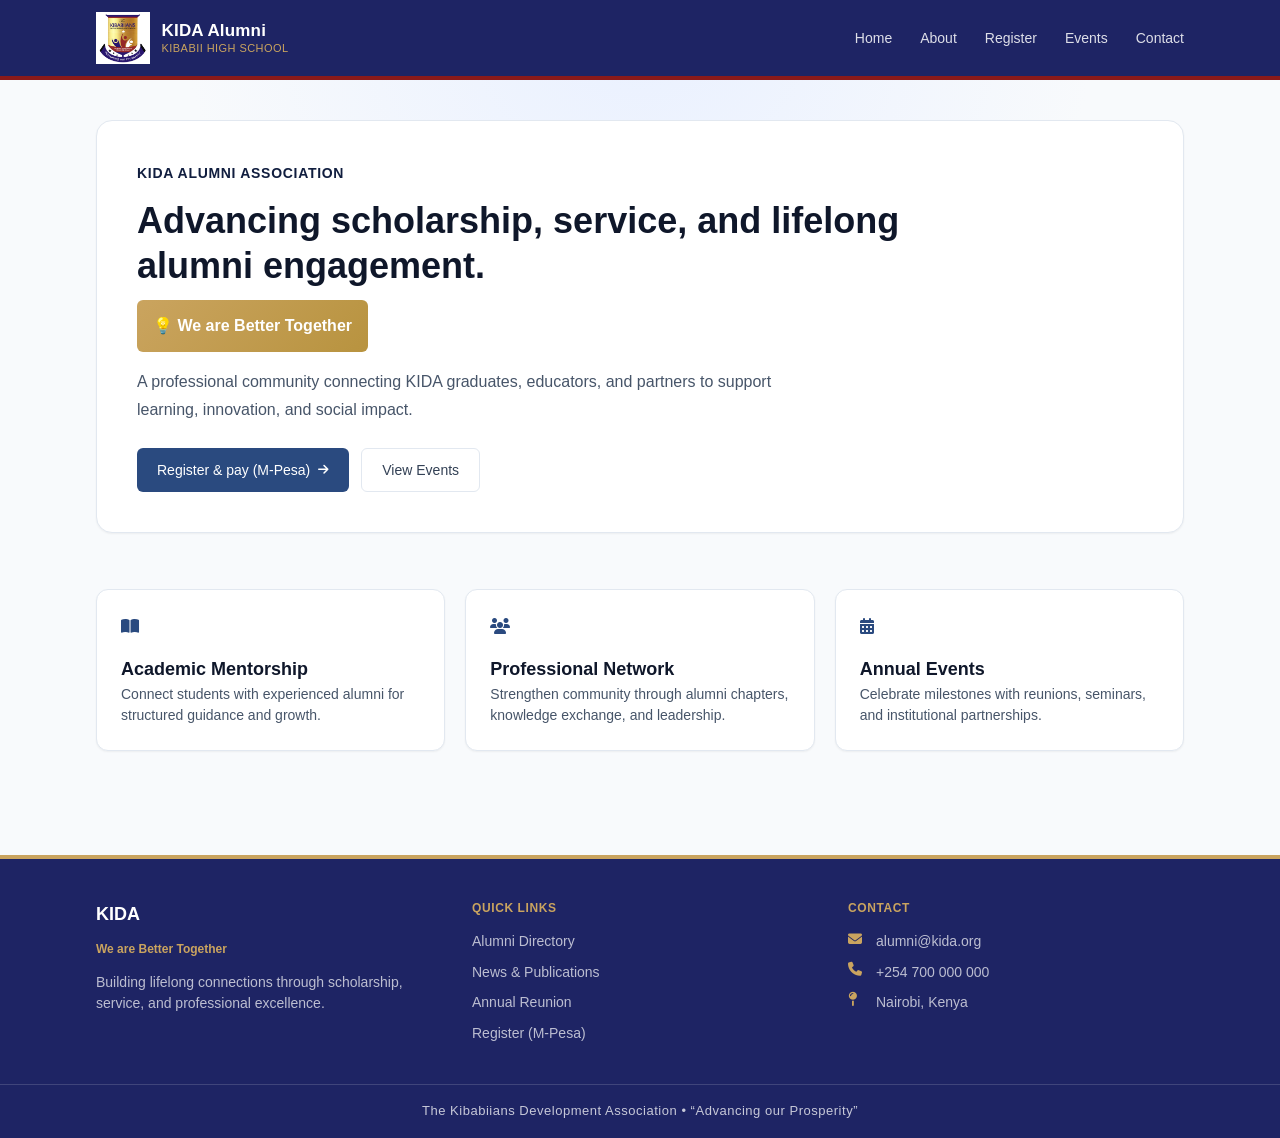
<file: index.html>
<!DOCTYPE html>
<html lang="en">
<head>
    <meta charset="UTF-8">
    <meta name="viewport" content="width=device-width, initial-scale=1.0">
    <title>KIDA Alumni - Professional Network for Graduates</title>
    <meta name="description" content="KIDA Alumni network website - Connecting graduates, educators, and partners for scholarship, leadership, and service.">
    <link rel="stylesheet" href="assets/styles.css">
    <link rel="stylesheet" href="https://cdnjs.cloudflare.com/ajax/libs/font-awesome/6.4.0/css/all.min.css">
</head>
<body>
    <div class="flex flex-col min-h-screen">
        <!-- HEADER / NAVBAR -->
        <header>
            <nav>
                <a href="index.html" class="logo">
                    <img src="assets/kida-logo.png" alt="KIDA Alumni">
                    <span class="logo-text">
                        <span class="logo-title">KIDA Alumni</span>
                        <span class="logo-subtitle">Kibabii High School</span>
                    </span>
                </a>
                
                <ul>
                    <li><a href="index.html">Home</a></li>
                    <li><a href="about.html">About</a></li>
                    <li><a href="register.html">Register</a></li>
                    <li><a href="events.html">Events</a></li>
                    <li><a href="contact.html">Contact</a></li>
                </ul>

                <button class="nav-mobile-menu" id="mobileMenuBtn" aria-label="Toggle menu">
                    <span style="width: 24px; height: 2px; background: currentColor;"></span>
                    <span style="width: 24px; height: 2px; background: currentColor;"></span>
                    <span style="width: 24px; height: 2px; background: currentColor;"></span>
                </button>
            </nav>

            <div class="mobile-menu" id="mobileMenu">
                <ul>
                    <li><a href="index.html">Home</a></li>
                    <li><a href="about.html">About</a></li>
                    <li><a href="register.html">Register</a></li>
                    <li><a href="events.html">Events</a></li>
                    <li><a href="contact.html">Contact</a></li>
                </ul>
            </div>
        </header>

        <!-- MAIN CONTENT -->
        <main class="flex-1">
            <!-- HERO SECTION -->
            <div class="space-y-14">
                <section class="card card-lg rounded-2xl">
                    <p class="text-sm font-semibold uppercase tracking-wider text-blue-900">KIDA Alumni Association</p>
                    <h1 class="mt-3 max-w-3xl leading-tight">
                        Advancing scholarship, service, and lifelong alumni engagement.
                    </h1>
                    <div style="margin-top: 12px; padding: 12px 16px; background: linear-gradient(135deg, var(--kida-gold) 0%, #b8933f 100%); border-radius: 6px; display: inline-block;">
                        <p style="font-size: 16px; font-weight: 700; color: var(--white); margin: 0;">💡 We are Better Together</p>
                    </div>
                    <p class="mt-4 max-w-2xl text-base leading-7">
                        A professional community connecting KIDA graduates, educators, and partners to support learning,
                        innovation, and social impact.
                    </p>
                    <div class="mt-6 flex flex-wrap gap-3">
                        <a href="register.html" class="btn btn-primary">
                            Register & pay (M-Pesa)
                            <i class="fas fa-arrow-right" style="font-size: 12px;"></i>
                        </a>
                        <a href="events.html" class="btn btn-secondary">
                            View Events
                        </a>
                    </div>
                </section>

                <!-- HIGHLIGHTS SECTION -->
                <section class="grid grid-cols-3">
                    <!-- Card 1 -->
                    <article class="card rounded-xl">
                        <i class="fas fa-book-open icon" style="color: var(--kida-navy);"></i>
                        <h2 class="mt-4 text-lg font-semibold">Academic Mentorship</h2>
                        <p class="mt-2 text-sm leading-6">
                            Connect students with experienced alumni for structured guidance and growth.
                        </p>
                    </article>

                    <!-- Card 2 -->
                    <article class="card rounded-xl">
                        <i class="fas fa-users icon" style="color: var(--kida-navy);"></i>
                        <h2 class="mt-4 text-lg font-semibold">Professional Network</h2>
                        <p class="mt-2 text-sm leading-6">
                            Strengthen community through alumni chapters, knowledge exchange, and leadership.
                        </p>
                    </article>

                    <!-- Card 3 -->
                    <article class="card rounded-xl">
                        <i class="fas fa-calendar-days icon" style="color: var(--kida-navy);"></i>
                        <h2 class="mt-4 text-lg font-semibold">Annual Events</h2>
                        <p class="mt-2 text-sm leading-6">
                            Celebrate milestones with reunions, seminars, and institutional partnerships.
                        </p>
                    </article>
                </section>
            </div>
        </main>

        <!-- FOOTER -->
        <footer>
            <div class="footer-content">
                <div>
                    <p style="font-size: 18px; font-weight: 700; color: var(--kida-navy); margin-bottom: 8px;">KIDA</p>
                    <p style="font-size: 12px; font-weight: 600; color: var(--kida-gold); margin-bottom: 12px;">We are Better Together</p>
                    <p class="max-w-sm text-sm leading-6">
                        Building lifelong connections through scholarship, service, and professional excellence.
                    </p>
                </div>

                <div>
                    <h4>Quick Links</h4>
                    <ul>
                        <li><a href="about.html">Alumni Directory</a></li>
                        <li><a href="events.html">News & Publications</a></li>
                        <li><a href="contact.html">Annual Reunion</a></li>
                        <li><a href="register.html">Register (M-Pesa)</a></li>
                    </ul>
                </div>

                <div>
                    <h4>Contact</h4>
                    <ul>
                        <li class="flex items-center gap-2">
                            <i class="fas fa-envelope icon" style="font-size: 14px;"></i>
                            alumni@kida.org
                        </li>
                        <li class="flex items-center gap-2">
                            <i class="fas fa-phone icon" style="font-size: 14px;"></i>
                            +254 700 000 000
                        </li>
                        <li class="flex items-center gap-2">
                            <i class="fas fa-map-pin icon" style="font-size: 14px;"></i>
                            Nairobi, Kenya
                        </li>
                    </ul>
                </div>
            </div>
            <div class="footer-bottom">
                The Kibabiians Development Association &bull; &ldquo;Advancing our Prosperity&rdquo;
            </div>
        </footer>
    </div>

    <script src="assets/script.js"></script>
</body>
</html>
</file>
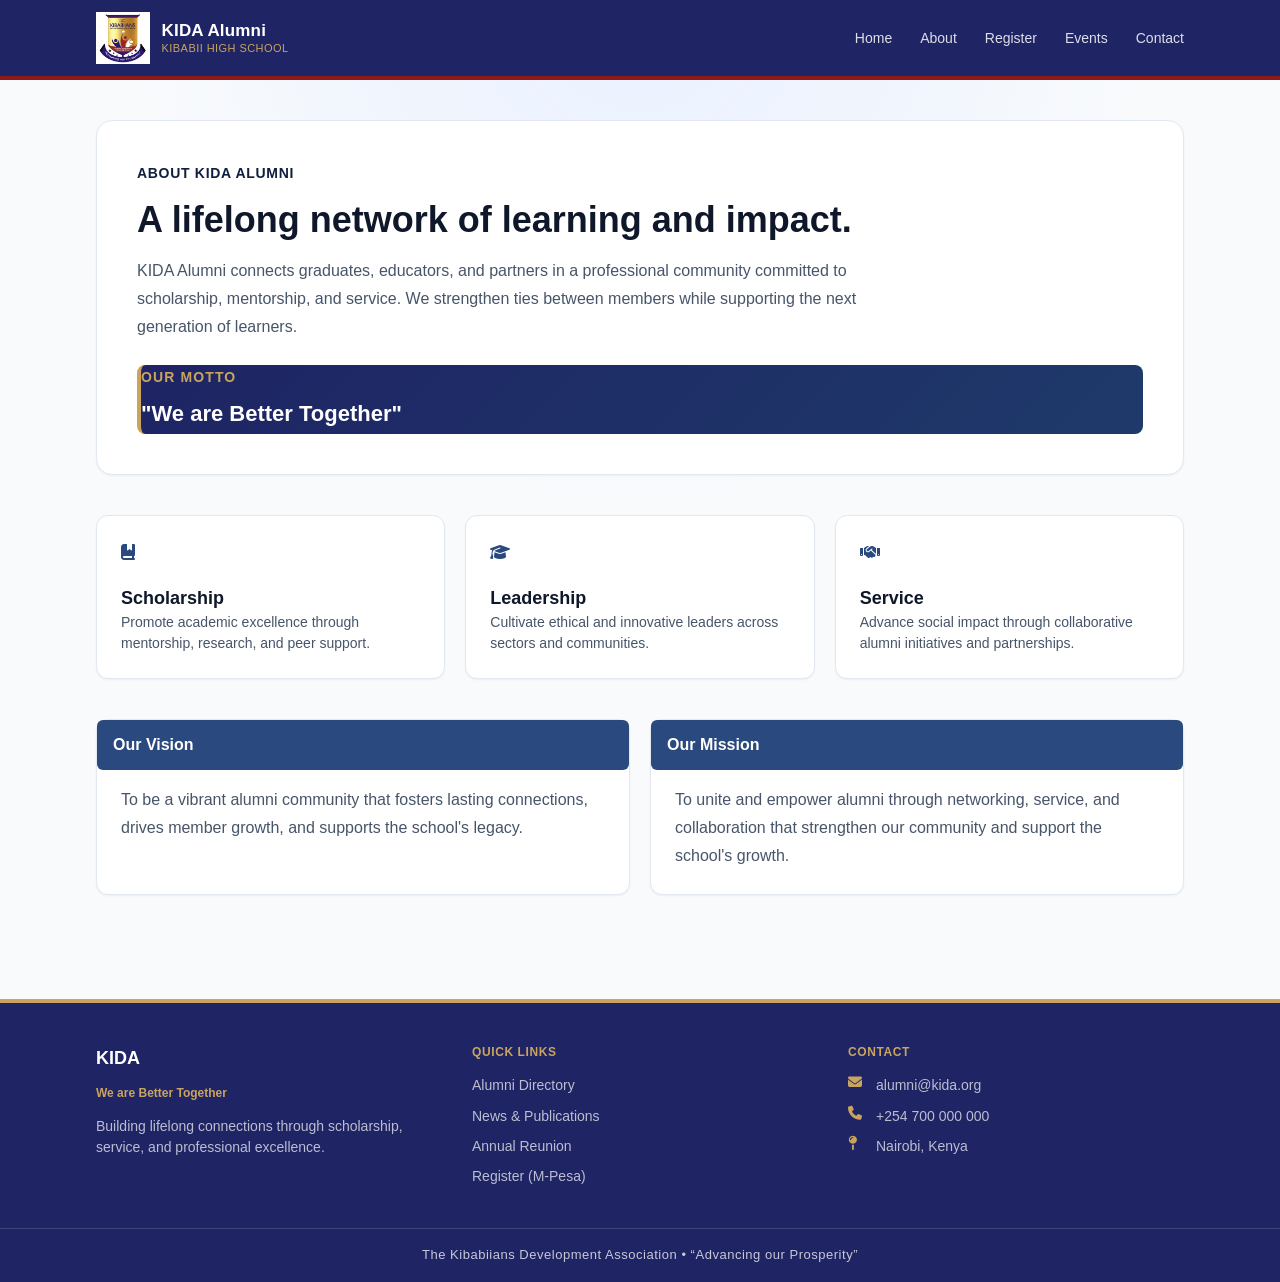
<file: about.html>
<!DOCTYPE html>
<html lang="en">
<head>
    <meta charset="UTF-8">
    <meta name="viewport" content="width=device-width, initial-scale=1.0">
    <title>About - KIDA Alumni</title>
    <meta name="description" content="Learn about the KIDA Alumni Association mission and values.">
    <link rel="stylesheet" href="assets/styles.css">
    <link rel="stylesheet" href="https://cdnjs.cloudflare.com/ajax/libs/font-awesome/6.4.0/css/all.min.css">
</head>
<body>
    <div class="flex flex-col min-h-screen">
        <!-- HEADER / NAVBAR -->
        <header>
            <nav>
                <a href="index.html" class="logo">
                    <img src="assets/kida-logo.png" alt="KIDA Alumni">
                    <span class="logo-text">
                        <span class="logo-title">KIDA Alumni</span>
                        <span class="logo-subtitle">Kibabii High School</span>
                    </span>
                </a>
                
                <ul>
                    <li><a href="index.html">Home</a></li>
                    <li><a href="about.html">About</a></li>
                    <li><a href="register.html">Register</a></li>
                    <li><a href="events.html">Events</a></li>
                    <li><a href="contact.html">Contact</a></li>
                </ul>

                <button class="nav-mobile-menu" id="mobileMenuBtn" aria-label="Toggle menu">
                    <span style="width: 24px; height: 2px; background: currentColor;"></span>
                    <span style="width: 24px; height: 2px; background: currentColor;"></span>
                    <span style="width: 24px; height: 2px; background: currentColor;"></span>
                </button>
            </nav>

            <div class="mobile-menu" id="mobileMenu">
                <ul>
                    <li><a href="index.html">Home</a></li>
                    <li><a href="about.html">About</a></li>
                    <li><a href="register.html">Register</a></li>
                    <li><a href="events.html">Events</a></li>
                    <li><a href="contact.html">Contact</a></li>
                </ul>
            </div>
        </header>

        <!-- MAIN CONTENT -->
        <main class="flex-1">
            <div class="space-y-10">
                <!-- HEADER SECTION -->
                <section class="card card-lg rounded-2xl">
                    <p class="text-sm font-semibold uppercase tracking-wider text-blue-900">About KIDA Alumni</p>
                    <h1 class="mt-3">A lifelong network of learning and impact.</h1>
                    <p class="mt-4 max-w-3xl text-base leading-7">
                        KIDA Alumni connects graduates, educators, and partners in a professional community committed to
                        scholarship, mentorship, and service. We strengthen ties between members while supporting the next
                        generation of learners.
                    </p>
                    
                    <!-- MOTTO HIGHLIGHT -->
                    <div class="mt-6 p-4 rounded-lg" style="background: linear-gradient(135deg, var(--kida-deep) 0%, #1e3a6a 100%); border-left: 4px solid var(--kida-gold);">
                        <p style="font-size: 14px; font-weight: 700; margin: 0; color: var(--kida-gold); text-transform: uppercase; letter-spacing: 0.08em;">Our Motto</p>
                        <p style="font-size: 22px; font-weight: 700; margin: 6px 0 0 0; color: #ffffff;">"We are Better Together"</p>
                    </div>
                </section>

                <!-- PILLARS SECTION -->
                <section class="grid grid-cols-3">
                    <!-- Pillar 1 -->
                    <article class="card rounded-xl">
                        <i class="fas fa-book-bookmark icon-lg" style="color: var(--kida-navy);"></i>
                        <h2 class="mt-4 text-lg font-semibold">Scholarship</h2>
                        <p class="mt-2 text-sm leading-6">
                            Promote academic excellence through mentorship, research, and peer support.
                        </p>
                    </article>

                    <!-- Pillar 2 -->
                    <article class="card rounded-xl">
                        <i class="fas fa-graduation-cap icon-lg" style="color: var(--kida-navy);"></i>
                        <h2 class="mt-4 text-lg font-semibold">Leadership</h2>
                        <p class="mt-2 text-sm leading-6">
                            Cultivate ethical and innovative leaders across sectors and communities.
                        </p>
                    </article>

                    <!-- Pillar 3 -->
                    <article class="card rounded-xl">
                        <i class="fas fa-handshake icon-lg" style="color: var(--kida-navy);"></i>
                        <h2 class="mt-4 text-lg font-semibold">Service</h2>
                        <p class="mt-2 text-sm leading-6">
                            Advance social impact through collaborative alumni initiatives and partnerships.
                        </p>
                    </article>
                </section>

                <!-- VISION & MISSION SECTION -->
                <section class="grid grid-cols-2 gap-5">
                    <!-- VISION -->
                    <div class="card rounded-xl">
                        <div style="background: var(--kida-navy); color: white; padding: 12px 16px; border-radius: 6px; margin: -24px -24px 16px -24px;">
                            <h3 style="font-size: 16px; font-weight: 700; margin: 0;">Our Vision</h3>
                        </div>
                        <p class="text-base leading-7" style="margin-top: 0;">
                            To be a vibrant alumni community that fosters lasting connections, drives member growth, and supports the school's legacy.
                        </p>
                    </div>

                    <!-- MISSION -->
                    <div class="card rounded-xl">
                        <div style="background: var(--kida-navy); color: white; padding: 12px 16px; border-radius: 6px; margin: -24px -24px 16px -24px;">
                            <h3 style="font-size: 16px; font-weight: 700; margin: 0;">Our Mission</h3>
                        </div>
                        <p class="text-base leading-7" style="margin-top: 0;">
                            To unite and empower alumni through networking, service, and collaboration that strengthen our community and support the school's growth.
                        </p>
                    </div>
                </section>
            </div>
        </main>

        <!-- FOOTER -->
        <footer>
            <div class="footer-content">
                <div>
                    <p style="font-size: 18px; font-weight: 700; color: var(--kida-navy); margin-bottom: 8px;">KIDA</p>
                    <p style="font-size: 12px; font-weight: 600; color: var(--kida-gold); margin-bottom: 12px;">We are Better Together</p>
                    <p class="max-w-sm text-sm leading-6">
                        Building lifelong connections through scholarship, service, and professional excellence.
                    </p>
                </div>

                <div>
                    <h4>Quick Links</h4>
                    <ul>
                        <li><a href="about.html">Alumni Directory</a></li>
                        <li><a href="events.html">News & Publications</a></li>
                        <li><a href="contact.html">Annual Reunion</a></li>
                        <li><a href="register.html">Register (M-Pesa)</a></li>
                    </ul>
                </div>

                <div>
                    <h4>Contact</h4>
                    <ul>
                        <li class="flex items-center gap-2">
                            <i class="fas fa-envelope icon" style="font-size: 14px;"></i>
                            alumni@kida.org
                        </li>
                        <li class="flex items-center gap-2">
                            <i class="fas fa-phone icon" style="font-size: 14px;"></i>
                            +254 700 000 000
                        </li>
                        <li class="flex items-center gap-2">
                            <i class="fas fa-map-pin icon" style="font-size: 14px;"></i>
                            Nairobi, Kenya
                        </li>
                    </ul>
                </div>
            </div>
            <div class="footer-bottom">
                The Kibabiians Development Association &bull; &ldquo;Advancing our Prosperity&rdquo;
            </div>
        </footer>
    </div>

    <script src="assets/script.js"></script>
</body>
</html>
</file>
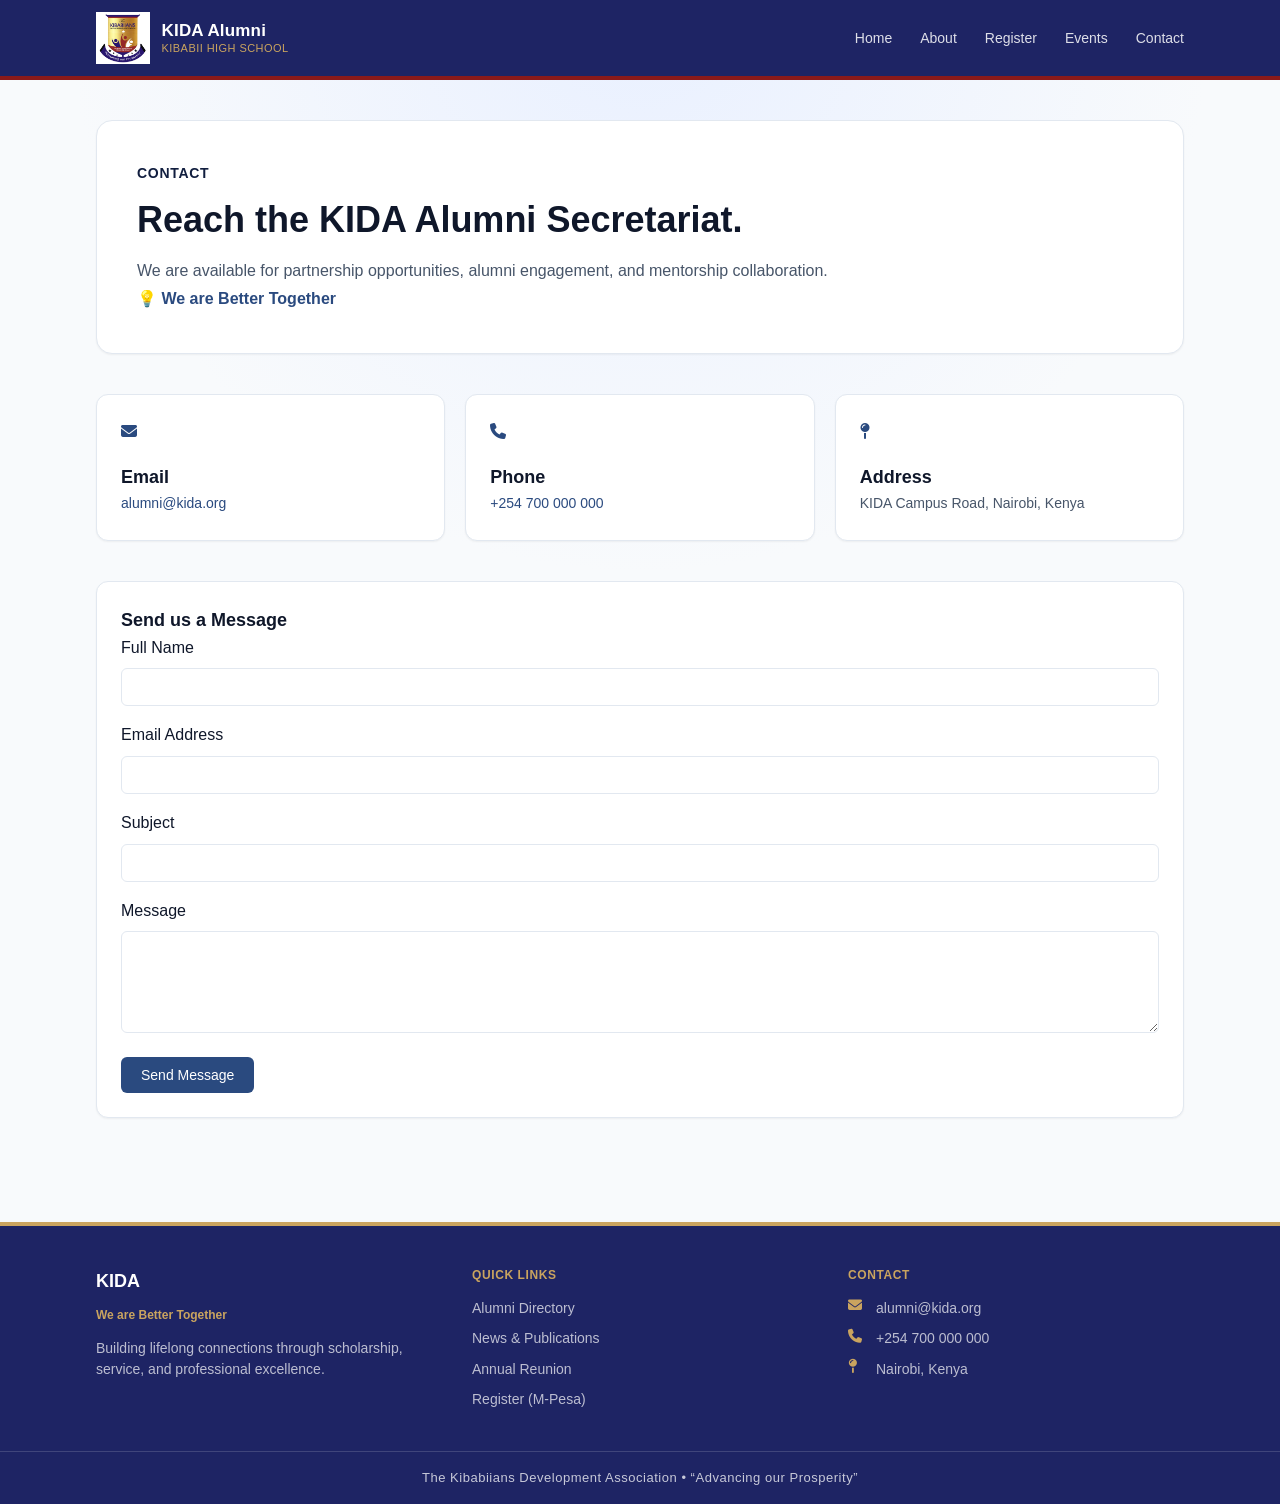
<file: contact.html>
<!DOCTYPE html>
<html lang="en">
<head>
    <meta charset="UTF-8">
    <meta name="viewport" content="width=device-width, initial-scale=1.0">
    <title>Contact - KIDA Alumni</title>
    <meta name="description" content="Contact the KIDA Alumni Association.">
    <link rel="stylesheet" href="assets/styles.css">
    <link rel="stylesheet" href="https://cdnjs.cloudflare.com/ajax/libs/font-awesome/6.4.0/css/all.min.css">
</head>
<body>
    <div class="flex flex-col min-h-screen">
        <!-- HEADER / NAVBAR -->
        <header>
            <nav>
                <a href="index.html" class="logo">
                    <img src="assets/kida-logo.png" alt="KIDA Alumni">
                    <span class="logo-text">
                        <span class="logo-title">KIDA Alumni</span>
                        <span class="logo-subtitle">Kibabii High School</span>
                    </span>
                </a>
                
                <ul>
                    <li><a href="index.html">Home</a></li>
                    <li><a href="about.html">About</a></li>
                    <li><a href="register.html">Register</a></li>
                    <li><a href="events.html">Events</a></li>
                    <li><a href="contact.html">Contact</a></li>
                </ul>

                <button class="nav-mobile-menu" id="mobileMenuBtn" aria-label="Toggle menu">
                    <span style="width: 24px; height: 2px; background: currentColor;"></span>
                    <span style="width: 24px; height: 2px; background: currentColor;"></span>
                    <span style="width: 24px; height: 2px; background: currentColor;"></span>
                </button>
            </nav>

            <div class="mobile-menu" id="mobileMenu">
                <ul>
                    <li><a href="index.html">Home</a></li>
                    <li><a href="about.html">About</a></li>
                    <li><a href="register.html">Register</a></li>
                    <li><a href="events.html">Events</a></li>
                    <li><a href="contact.html">Contact</a></li>
                </ul>
            </div>
        </header>

        <!-- MAIN CONTENT -->
        <main class="flex-1">
            <div class="space-y-10">
                <!-- HEADER SECTION -->
                <section class="card card-lg rounded-2xl">
                    <p class="text-sm font-semibold uppercase tracking-wider text-blue-900">Contact</p>
                    <h1 class="mt-3">Reach the KIDA Alumni Secretariat.</h1>
                    <p class="mt-4 max-w-3xl text-base leading-7">
                        We are available for partnership opportunities, alumni engagement, and mentorship collaboration. <br>
                        <strong style="color: var(--kida-navy);">💡 We are Better Together</strong>
                    </p>
                </section>

                <!-- CONTACT INFO CARDS -->
                <section class="grid grid-cols-3">
                    <!-- Email -->
                    <article class="card rounded-xl">
                        <i class="fas fa-envelope icon-lg" style="color: var(--kida-navy);"></i>
                        <h2 class="mt-4 text-lg font-semibold">Email</h2>
                        <p class="mt-2 text-sm">
                            <a href="mailto:alumni@kida.org" style="color: var(--kida-navy); font-weight: 500;">alumni@kida.org</a>
                        </p>
                    </article>

                    <!-- Phone -->
                    <article class="card rounded-xl">
                        <i class="fas fa-phone icon-lg" style="color: var(--kida-navy);"></i>
                        <h2 class="mt-4 text-lg font-semibold">Phone</h2>
                        <p class="mt-2 text-sm">
                            <a href="tel:+254700000000" style="color: var(--kida-navy); font-weight: 500;">+254 700 000 000</a>
                        </p>
                    </article>

                    <!-- Address -->
                    <article class="card rounded-xl">
                        <i class="fas fa-map-pin icon-lg" style="color: var(--kida-navy);"></i>
                        <h2 class="mt-4 text-lg font-semibold">Address</h2>
                        <p class="mt-2 text-sm">KIDA Campus Road, Nairobi, Kenya</p>
                    </article>
                </section>

                <!-- CONTACT FORM -->
                <section class="card rounded-xl">
                    <h2 class="text-lg font-semibold mb-6">Send us a Message</h2>
                    <form method="POST" action="https://formspree.io/f/YOUR_FORM_ID" class="space-y-4">
                        <div>
                            <label for="name" style="display: block; margin-bottom: 8px; font-weight: 500; color: var(--slate-900);">Full Name</label>
                            <input type="text" id="name" name="name" required style="width: 100%; padding: 10px 12px; border: 1px solid var(--slate-200); border-radius: 6px; font-size: 14px;">
                        </div>

                        <div>
                            <label for="email" style="display: block; margin-bottom: 8px; font-weight: 500; color: var(--slate-900);">Email Address</label>
                            <input type="email" id="email" name="email" required style="width: 100%; padding: 10px 12px; border: 1px solid var(--slate-200); border-radius: 6px; font-size: 14px;">
                        </div>

                        <div>
                            <label for="subject" style="display: block; margin-bottom: 8px; font-weight: 500; color: var(--slate-900);">Subject</label>
                            <input type="text" id="subject" name="subject" required style="width: 100%; padding: 10px 12px; border: 1px solid var(--slate-200); border-radius: 6px; font-size: 14px;">
                        </div>

                        <div>
                            <label for="message" style="display: block; margin-bottom: 8px; font-weight: 500; color: var(--slate-900);">Message</label>
                            <textarea id="message" name="message" required rows="5" style="width: 100%; padding: 10px 12px; border: 1px solid var(--slate-200); border-radius: 6px; font-size: 14px; font-family: inherit;"></textarea>
                        </div>

                        <button type="submit" class="btn btn-primary">Send Message</button>
                    </form>
                </section>
            </div>
        </main>

        <!-- FOOTER -->
        <footer>
            <div class="footer-content">
                <div>
                    <p style="font-size: 18px; font-weight: 700; color: var(--kida-navy); margin-bottom: 8px;">KIDA</p>
                    <p style="font-size: 12px; font-weight: 600; color: var(--kida-gold); margin-bottom: 12px;">We are Better Together</p>
                    <p class="max-w-sm text-sm leading-6">
                        Building lifelong connections through scholarship, service, and professional excellence.
                    </p>
                </div>

                <div>
                    <h4>Quick Links</h4>
                    <ul>
                        <li><a href="about.html">Alumni Directory</a></li>
                        <li><a href="events.html">News & Publications</a></li>
                        <li><a href="contact.html">Annual Reunion</a></li>
                        <li><a href="register.html">Register (M-Pesa)</a></li>
                    </ul>
                </div>

                <div>
                    <h4>Contact</h4>
                    <ul>
                        <li class="flex items-center gap-2">
                            <i class="fas fa-envelope icon" style="font-size: 14px;"></i>
                            alumni@kida.org
                        </li>
                        <li class="flex items-center gap-2">
                            <i class="fas fa-phone icon" style="font-size: 14px;"></i>
                            +254 700 000 000
                        </li>
                        <li class="flex items-center gap-2">
                            <i class="fas fa-map-pin icon" style="font-size: 14px;"></i>
                            Nairobi, Kenya
                        </li>
                    </ul>
                </div>
            </div>
            <div class="footer-bottom">
                The Kibabiians Development Association &bull; &ldquo;Advancing our Prosperity&rdquo;
            </div>
        </footer>
    </div>

    <script src="assets/script.js"></script>
</body>
</html>
</file>
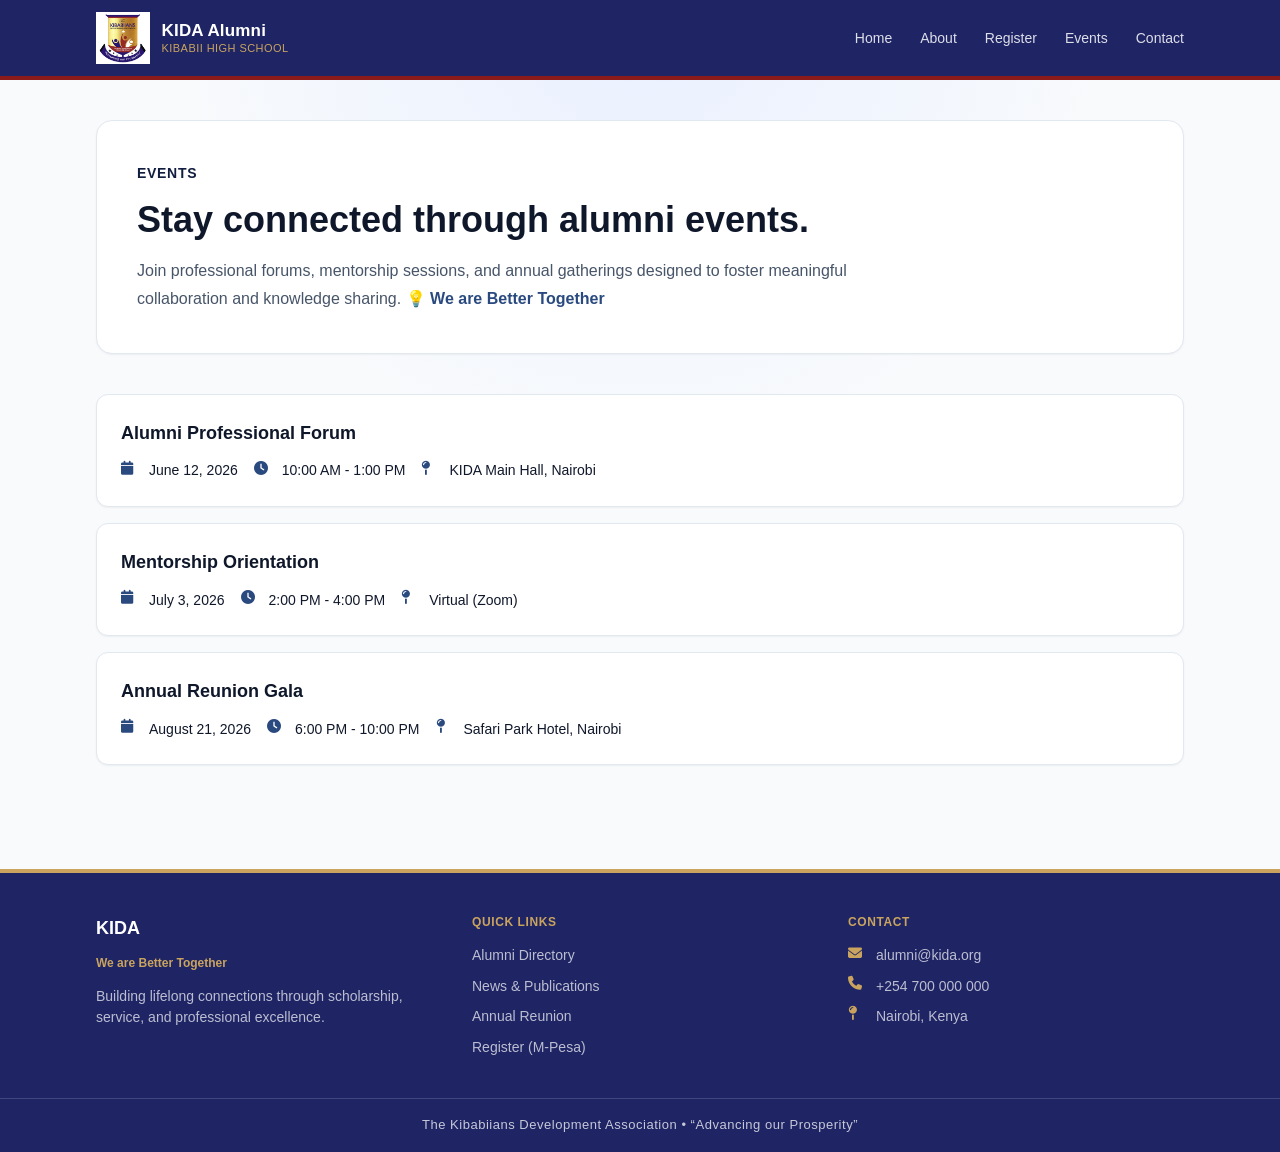
<file: events.html>
<!DOCTYPE html>
<html lang="en">
<head>
    <meta charset="UTF-8">
    <meta name="viewport" content="width=device-width, initial-scale=1.0">
    <title>Events - KIDA Alumni</title>
    <meta name="description" content="Upcoming events and engagements for the KIDA Alumni community.">
    <link rel="stylesheet" href="assets/styles.css">
    <link rel="stylesheet" href="https://cdnjs.cloudflare.com/ajax/libs/font-awesome/6.4.0/css/all.min.css">
</head>
<body>
    <div class="flex flex-col min-h-screen">
        <!-- HEADER / NAVBAR -->
        <header>
            <nav>
                <a href="index.html" class="logo">
                    <img src="assets/kida-logo.png" alt="KIDA Alumni">
                    <span class="logo-text">
                        <span class="logo-title">KIDA Alumni</span>
                        <span class="logo-subtitle">Kibabii High School</span>
                    </span>
                </a>
                
                <ul>
                    <li><a href="index.html">Home</a></li>
                    <li><a href="about.html">About</a></li>
                    <li><a href="register.html">Register</a></li>
                    <li><a href="events.html">Events</a></li>
                    <li><a href="contact.html">Contact</a></li>
                </ul>

                <button class="nav-mobile-menu" id="mobileMenuBtn" aria-label="Toggle menu">
                    <span style="width: 24px; height: 2px; background: currentColor;"></span>
                    <span style="width: 24px; height: 2px; background: currentColor;"></span>
                    <span style="width: 24px; height: 2px; background: currentColor;"></span>
                </button>
            </nav>

            <div class="mobile-menu" id="mobileMenu">
                <ul>
                    <li><a href="index.html">Home</a></li>
                    <li><a href="about.html">About</a></li>
                    <li><a href="register.html">Register</a></li>
                    <li><a href="events.html">Events</a></li>
                    <li><a href="contact.html">Contact</a></li>
                </ul>
            </div>
        </header>

        <!-- MAIN CONTENT -->
        <main class="flex-1">
            <div class="space-y-10">
                <!-- HEADER SECTION -->
                <section class="card card-lg rounded-2xl">
                    <p class="text-sm font-semibold uppercase tracking-wider text-blue-900">Events</p>
                    <h1 class="mt-3">Stay connected through alumni events.</h1>
                    <p class="mt-4 max-w-3xl text-base leading-7">
                        Join professional forums, mentorship sessions, and annual gatherings designed to foster meaningful
                        collaboration and knowledge sharing. <span style="color: var(--kida-navy); font-weight: 600;">💡 We are Better Together</span>
                    </p>
                </section>

                <!-- EVENTS LIST -->
                <section class="space-y-4">
                    <!-- Event 1 -->
                    <article class="card rounded-xl">
                        <h2 class="text-lg font-semibold">Alumni Professional Forum</h2>
                        <div class="mt-3 flex flex-wrap gap-4 text-sm">
                            <span class="inline-flex items-center gap-2">
                                <i class="fas fa-calendar icon" style="font-size: 14px; color: var(--kida-navy);"></i>
                                June 12, 2026
                            </span>
                            <span class="inline-flex items-center gap-2">
                                <i class="fas fa-clock icon" style="font-size: 14px; color: var(--kida-navy);"></i>
                                10:00 AM - 1:00 PM
                            </span>
                            <span class="inline-flex items-center gap-2">
                                <i class="fas fa-map-pin icon" style="font-size: 14px; color: var(--kida-navy);"></i>
                                KIDA Main Hall, Nairobi
                            </span>
                        </div>
                    </article>

                    <!-- Event 2 -->
                    <article class="card rounded-xl">
                        <h2 class="text-lg font-semibold">Mentorship Orientation</h2>
                        <div class="mt-3 flex flex-wrap gap-4 text-sm">
                            <span class="inline-flex items-center gap-2">
                                <i class="fas fa-calendar icon" style="font-size: 14px; color: var(--kida-navy);"></i>
                                July 3, 2026
                            </span>
                            <span class="inline-flex items-center gap-2">
                                <i class="fas fa-clock icon" style="font-size: 14px; color: var(--kida-navy);"></i>
                                2:00 PM - 4:00 PM
                            </span>
                            <span class="inline-flex items-center gap-2">
                                <i class="fas fa-map-pin icon" style="font-size: 14px; color: var(--kida-navy);"></i>
                                Virtual (Zoom)
                            </span>
                        </div>
                    </article>

                    <!-- Event 3 -->
                    <article class="card rounded-xl">
                        <h2 class="text-lg font-semibold">Annual Reunion Gala</h2>
                        <div class="mt-3 flex flex-wrap gap-4 text-sm">
                            <span class="inline-flex items-center gap-2">
                                <i class="fas fa-calendar icon" style="font-size: 14px; color: var(--kida-navy);"></i>
                                August 21, 2026
                            </span>
                            <span class="inline-flex items-center gap-2">
                                <i class="fas fa-clock icon" style="font-size: 14px; color: var(--kida-navy);"></i>
                                6:00 PM - 10:00 PM
                            </span>
                            <span class="inline-flex items-center gap-2">
                                <i class="fas fa-map-pin icon" style="font-size: 14px; color: var(--kida-navy);"></i>
                                Safari Park Hotel, Nairobi
                            </span>
                        </div>
                    </article>
                </section>
            </div>
        </main>

        <!-- FOOTER -->
        <footer>
            <div class="footer-content">
                <div>
                    <p style="font-size: 18px; font-weight: 700; color: var(--kida-navy); margin-bottom: 8px;">KIDA</p>
                    <p style="font-size: 12px; font-weight: 600; color: var(--kida-gold); margin-bottom: 12px;">We are Better Together</p>
                    <p class="max-w-sm text-sm leading-6">
                        Building lifelong connections through scholarship, service, and professional excellence.
                    </p>
                </div>

                <div>
                    <h4>Quick Links</h4>
                    <ul>
                        <li><a href="about.html">Alumni Directory</a></li>
                        <li><a href="events.html">News & Publications</a></li>
                        <li><a href="contact.html">Annual Reunion</a></li>
                        <li><a href="register.html">Register (M-Pesa)</a></li>
                    </ul>
                </div>

                <div>
                    <h4>Contact</h4>
                    <ul>
                        <li class="flex items-center gap-2">
                            <i class="fas fa-envelope icon" style="font-size: 14px;"></i>
                            alumni@kida.org
                        </li>
                        <li class="flex items-center gap-2">
                            <i class="fas fa-phone icon" style="font-size: 14px;"></i>
                            +254 700 000 000
                        </li>
                        <li class="flex items-center gap-2">
                            <i class="fas fa-map-pin icon" style="font-size: 14px;"></i>
                            Nairobi, Kenya
                        </li>
                    </ul>
                </div>
            </div>
            <div class="footer-bottom">
                The Kibabiians Development Association &bull; &ldquo;Advancing our Prosperity&rdquo;
            </div>
        </footer>
    </div>

    <script src="assets/script.js"></script>
</body>
</html>
</file>
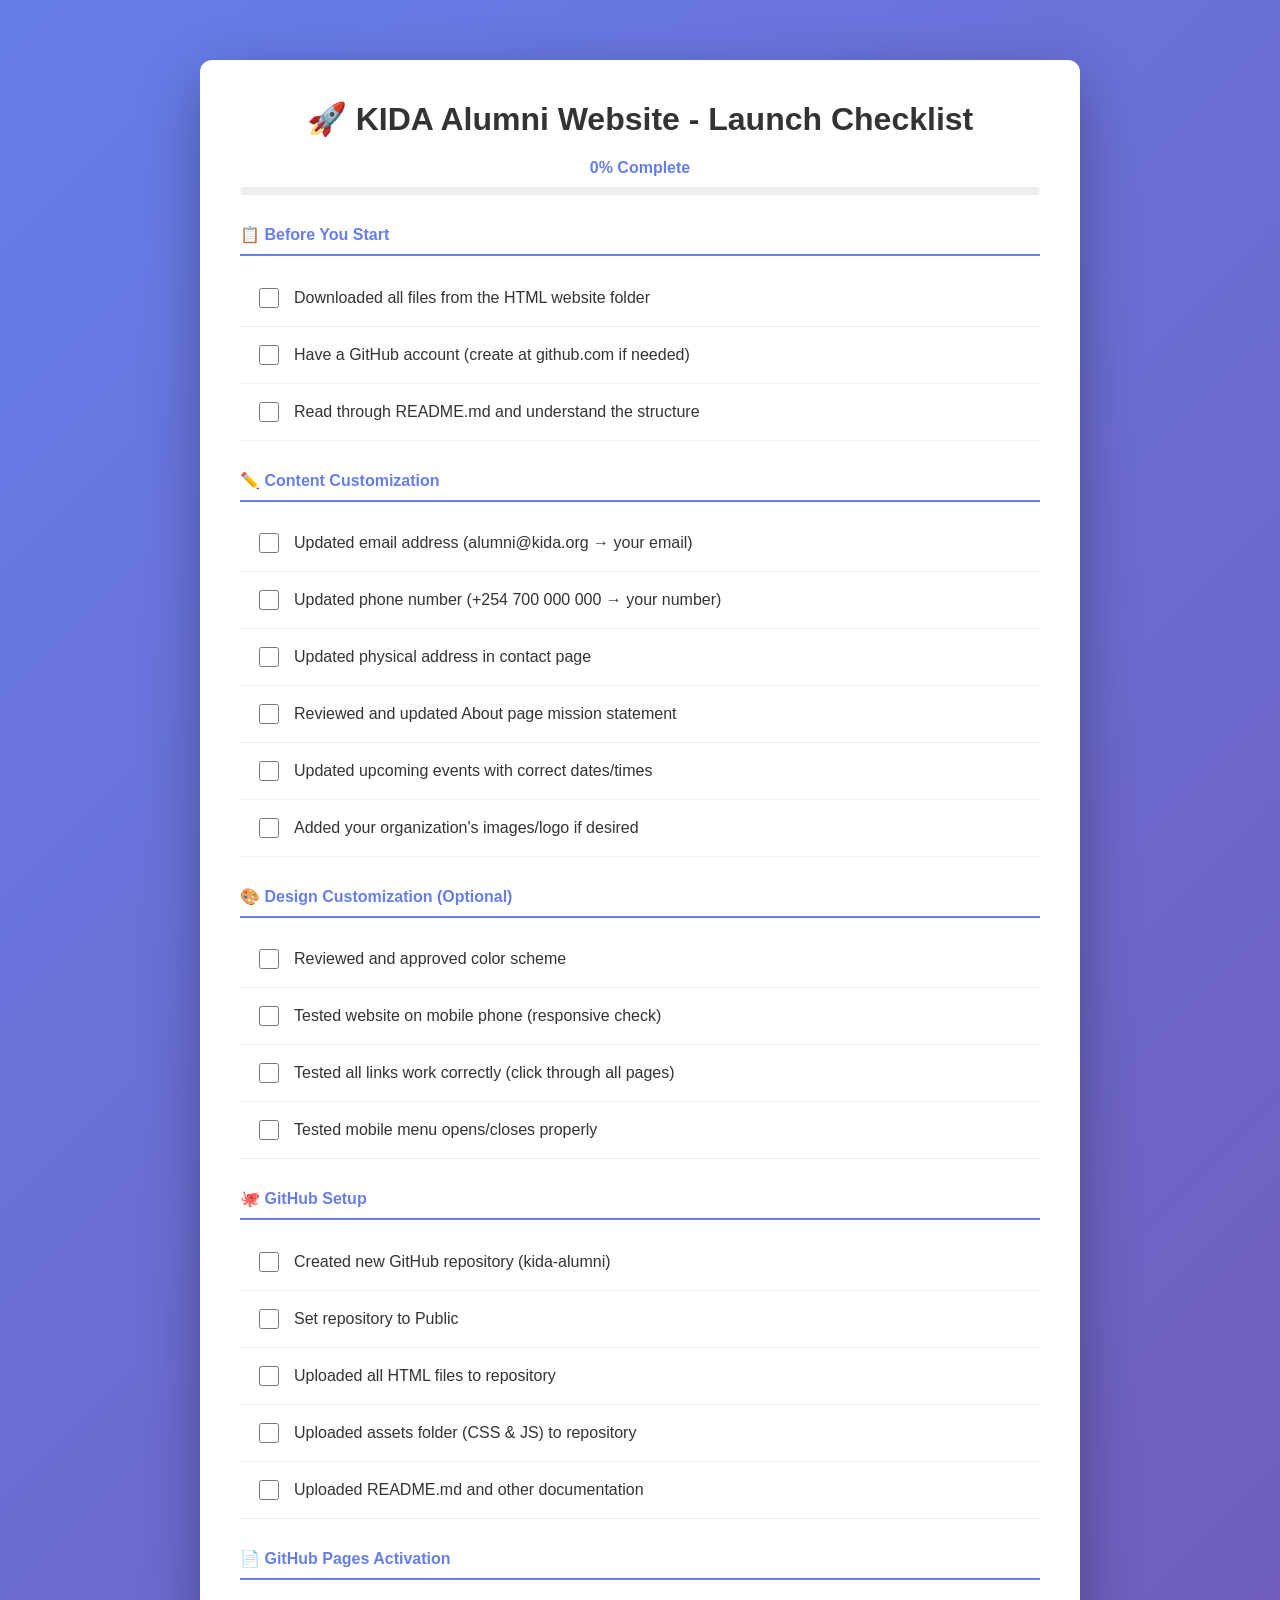
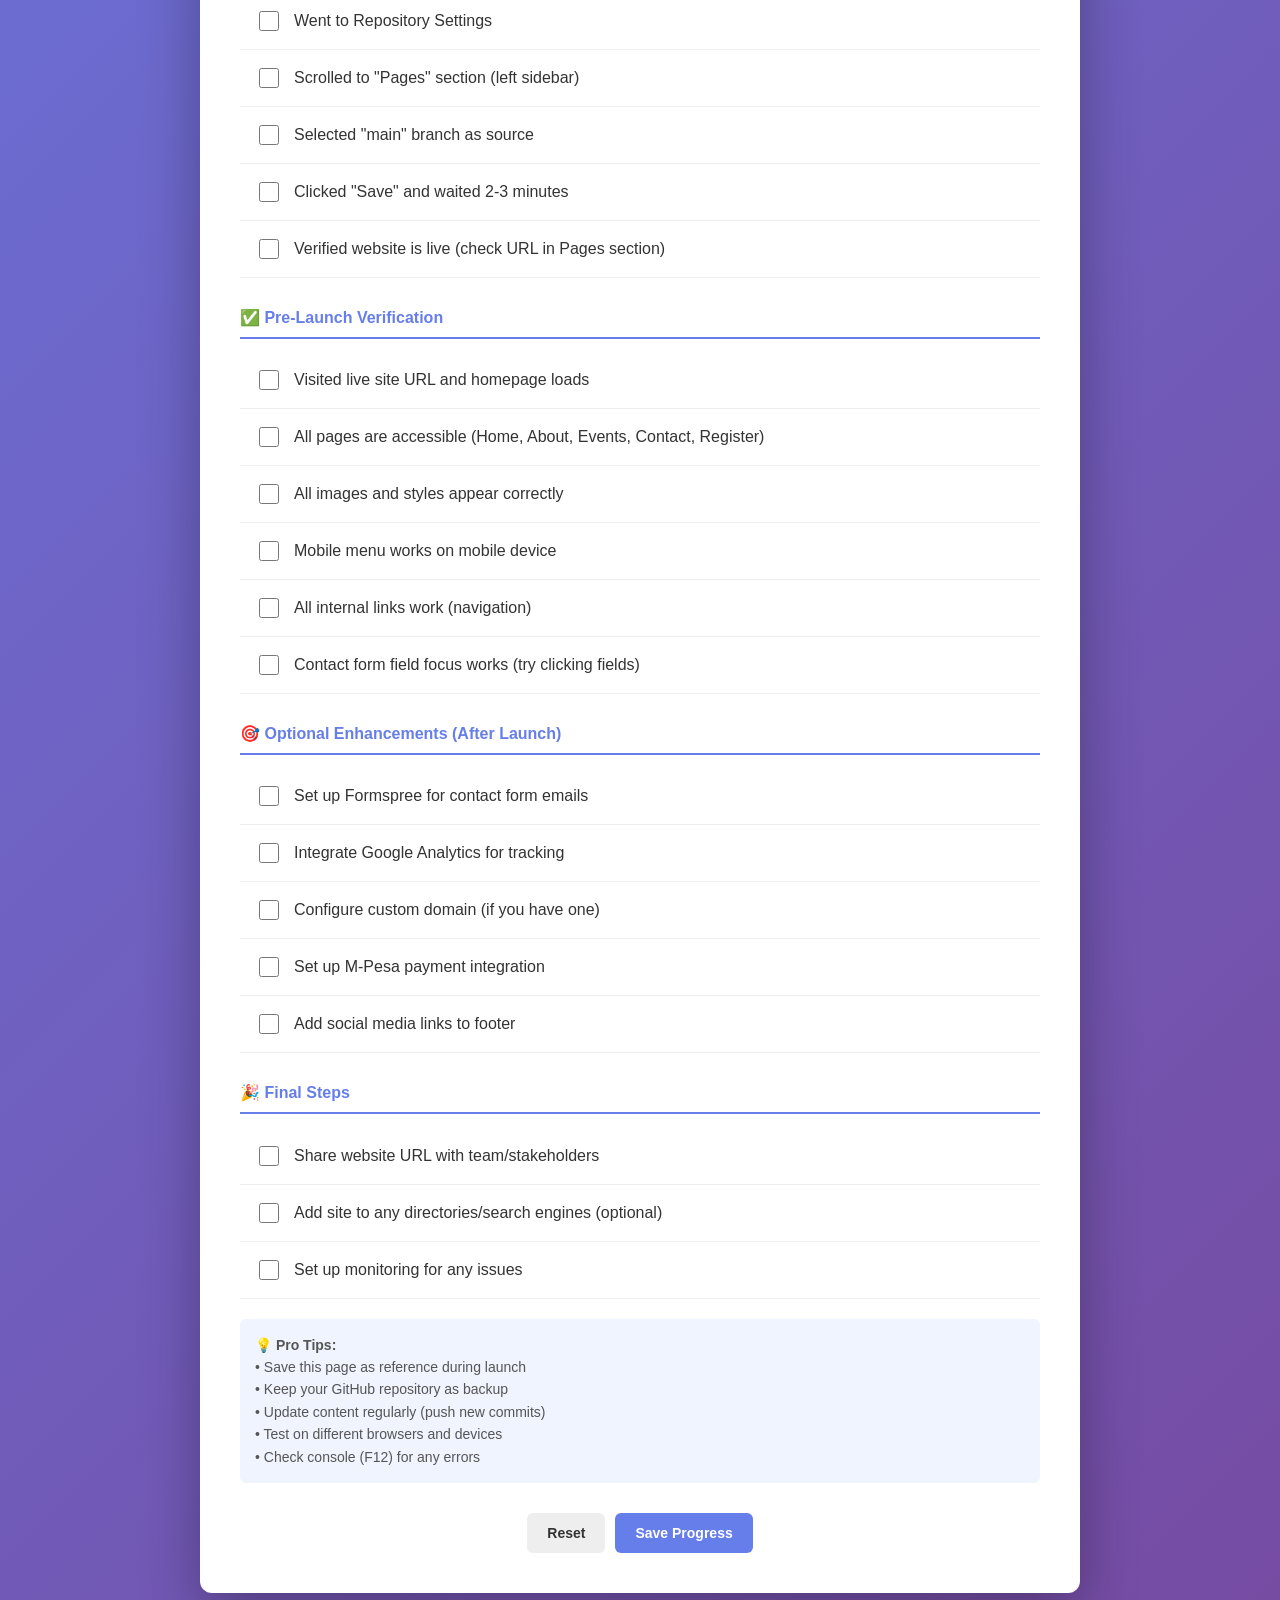
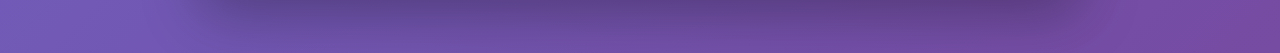
<file: LAUNCH-CHECKLIST.html>
<!DOCTYPE html>
<html lang="en">
<head>
    <meta charset="UTF-8">
    <meta name="viewport" content="width=device-width, initial-scale=1.0">
    <title>Pre-Launch Checklist - KIDA Alumni</title>
    <style>
        body {
            font-family: 'Segoe UI', Tahoma, Geneva, Verdana, sans-serif;
            background: linear-gradient(135deg, #667eea 0%, #764ba2 100%);
            min-height: 100vh;
            padding: 20px;
            margin: 0;
        }
        .container {
            max-width: 800px;
            margin: 40px auto;
            background: white;
            border-radius: 12px;
            box-shadow: 0 20px 60px rgba(0,0,0,0.3);
            padding: 40px;
        }
        h1 {
            color: #333;
            margin-top: 0;
            text-align: center;
        }
        .checklist-item {
            display: flex;
            align-items: center;
            padding: 15px;
            border-bottom: 1px solid #eee;
            cursor: pointer;
            transition: background 0.3s;
        }
        .checklist-item:hover {
            background: #f9f9f9;
        }
        .checklist-item input[type="checkbox"] {
            width: 20px;
            height: 20px;
            margin-right: 15px;
            cursor: pointer;
        }
        .checklist-item input[type="checkbox"]:checked + label {
            color: #999;
            text-decoration: line-through;
        }
        .checklist-item label {
            flex: 1;
            cursor: pointer;
            margin: 0;
            color: #333;
        }
        .section {
            margin-top: 30px;
            margin-bottom: 20px;
        }
        .section h2 {
            color: #667eea;
            font-size: 16px;
            font-weight: 600;
            margin-top: 0;
            padding-bottom: 10px;
            border-bottom: 2px solid #667eea;
        }
        .progress {
            width: 100%;
            height: 8px;
            background: #eee;
            border-radius: 4px;
            margin-bottom: 20px;
            overflow: hidden;
        }
        .progress-bar {
            height: 100%;
            background: #667eea;
            width: 0%;
            transition: width 0.3s;
        }
        .completion-text {
            text-align: center;
            color: #667eea;
            font-weight: 600;
            margin-bottom: 10px;
        }
        .button-group {
            display: flex;
            gap: 10px;
            margin-top: 30px;
            justify-content: center;
        }
        button {
            padding: 12px 20px;
            border: none;
            border-radius: 6px;
            cursor: pointer;
            font-weight: 600;
            font-size: 14px;
            transition: background 0.3s;
        }
        .btn-primary {
            background: #667eea;
            color: white;
        }
        .btn-primary:hover {
            background: #5568d3;
        }
        .btn-secondary {
            background: #eee;
            color: #333;
        }
        .btn-secondary:hover {
            background: #ddd;
        }
        .notes {
            background: #f0f4ff;
            padding: 15px;
            border-radius: 6px;
            margin-top: 20px;
            font-size: 14px;
            color: #555;
            line-height: 1.6;
        }
        .icon {
            display: inline-block;
            width: 20px;
            margin-right: 10px;
            text-align: center;
        }
    </style>
</head>
<body>
    <div class="container">
        <h1>🚀 KIDA Alumni Website - Launch Checklist</h1>
        
        <div class="completion-text" id="completionText">0% Complete</div>
        <div class="progress">
            <div class="progress-bar" id="progressBar"></div>
        </div>

        <!-- BEFORE YOU START -->
        <div class="section">
            <h2>📋 Before You Start</h2>
            <div class="checklist-item">
                <input type="checkbox" id="c1">
                <label for="c1">Downloaded all files from the HTML website folder</label>
            </div>
            <div class="checklist-item">
                <input type="checkbox" id="c2">
                <label for="c2">Have a GitHub account (create at github.com if needed)</label>
            </div>
            <div class="checklist-item">
                <input type="checkbox" id="c3">
                <label for="c3">Read through README.md and understand the structure</label>
            </div>
        </div>

        <!-- CONTENT CUSTOMIZATION -->
        <div class="section">
            <h2>✏️ Content Customization</h2>
            <div class="checklist-item">
                <input type="checkbox" id="c4">
                <label for="c4">Updated email address (alumni@kida.org → your email)</label>
            </div>
            <div class="checklist-item">
                <input type="checkbox" id="c5">
                <label for="c5">Updated phone number (+254 700 000 000 → your number)</label>
            </div>
            <div class="checklist-item">
                <input type="checkbox" id="c6">
                <label for="c6">Updated physical address in contact page</label>
            </div>
            <div class="checklist-item">
                <input type="checkbox" id="c7">
                <label for="c7">Reviewed and updated About page mission statement</label>
            </div>
            <div class="checklist-item">
                <input type="checkbox" id="c8">
                <label for="c8">Updated upcoming events with correct dates/times</label>
            </div>
            <div class="checklist-item">
                <input type="checkbox" id="c9">
                <label for="c9">Added your organization's images/logo if desired</label>
            </div>
        </div>

        <!-- DESIGN (OPTIONAL) -->
        <div class="section">
            <h2>🎨 Design Customization (Optional)</h2>
            <div class="checklist-item">
                <input type="checkbox" id="c10">
                <label for="c10">Reviewed and approved color scheme</label>
            </div>
            <div class="checklist-item">
                <input type="checkbox" id="c11">
                <label for="c11">Tested website on mobile phone (responsive check)</label>
            </div>
            <div class="checklist-item">
                <input type="checkbox" id="c12">
                <label for="c12">Tested all links work correctly (click through all pages)</label>
            </div>
            <div class="checklist-item">
                <input type="checkbox" id="c13">
                <label for="c13">Tested mobile menu opens/closes properly</label>
            </div>
        </div>

        <!-- GITHUB SETUP -->
        <div class="section">
            <h2>🐙 GitHub Setup</h2>
            <div class="checklist-item">
                <input type="checkbox" id="c14">
                <label for="c14">Created new GitHub repository (kida-alumni)</label>
            </div>
            <div class="checklist-item">
                <input type="checkbox" id="c15">
                <label for="c15">Set repository to Public</label>
            </div>
            <div class="checklist-item">
                <input type="checkbox" id="c16">
                <label for="c16">Uploaded all HTML files to repository</label>
            </div>
            <div class="checklist-item">
                <input type="checkbox" id="c17">
                <label for="c17">Uploaded assets folder (CSS & JS) to repository</label>
            </div>
            <div class="checklist-item">
                <input type="checkbox" id="c18">
                <label for="c18">Uploaded README.md and other documentation</label>
            </div>
        </div>

        <!-- GITHUB PAGES -->
        <div class="section">
            <h2>📄 GitHub Pages Activation</h2>
            <div class="checklist-item">
                <input type="checkbox" id="c19">
                <label for="c19">Went to Repository Settings</label>
            </div>
            <div class="checklist-item">
                <input type="checkbox" id="c20">
                <label for="c20">Scrolled to "Pages" section (left sidebar)</label>
            </div>
            <div class="checklist-item">
                <input type="checkbox" id="c21">
                <label for="c21">Selected "main" branch as source</label>
            </div>
            <div class="checklist-item">
                <input type="checkbox" id="c22">
                <label for="c22">Clicked "Save" and waited 2-3 minutes</label>
            </div>
            <div class="checklist-item">
                <input type="checkbox" id="c23">
                <label for="c23">Verified website is live (check URL in Pages section)</label>
            </div>
        </div>

        <!-- LAUNCH VERIFICATION -->
        <div class="section">
            <h2>✅ Pre-Launch Verification</h2>
            <div class="checklist-item">
                <input type="checkbox" id="c24">
                <label for="c24">Visited live site URL and homepage loads</label>
            </div>
            <div class="checklist-item">
                <input type="checkbox" id="c24b">
                <label for="c24b">All pages are accessible (Home, About, Events, Contact, Register)</label>
            </div>
            <div class="checklist-item">
                <input type="checkbox" id="c25">
                <label for="c25">All images and styles appear correctly</label>
            </div>
            <div class="checklist-item">
                <input type="checkbox" id="c26">
                <label for="c26">Mobile menu works on mobile device</label>
            </div>
            <div class="checklist-item">
                <input type="checkbox" id="c27">
                <label for="c27">All internal links work (navigation)</label>
            </div>
            <div class="checklist-item">
                <input type="checkbox" id="c28">
                <label for="c28">Contact form field focus works (try clicking fields)</label>
            </div>
        </div>

        <!-- OPTIONAL ENHANCEMENTS -->
        <div class="section">
            <h2>🎯 Optional Enhancements (After Launch)</h2>
            <div class="checklist-item">
                <input type="checkbox" id="c29">
                <label for="c29">Set up Formspree for contact form emails</label>
            </div>
            <div class="checklist-item">
                <input type="checkbox" id="c30">
                <label for="c30">Integrate Google Analytics for tracking</label>
            </div>
            <div class="checklist-item">
                <input type="checkbox" id="c31">
                <label for="c31">Configure custom domain (if you have one)</label>
            </div>
            <div class="checklist-item">
                <input type="checkbox" id="c32">
                <label for="c32">Set up M-Pesa payment integration</label>
            </div>
            <div class="checklist-item">
                <input type="checkbox" id="c33">
                <label for="c33">Add social media links to footer</label>
            </div>
        </div>

        <!-- FINAL STEPS -->
        <div class="section">
            <h2>🎉 Final Steps</h2>
            <div class="checklist-item">
                <input type="checkbox" id="c34">
                <label for="c34">Share website URL with team/stakeholders</label>
            </div>
            <div class="checklist-item">
                <input type="checkbox" id="c35">
                <label for="c35">Add site to any directories/search engines (optional)</label>
            </div>
            <div class="checklist-item">
                <input type="checkbox" id="c36">
                <label for="c36">Set up monitoring for any issues</label>
            </div>
        </div>

        <div class="notes">
            <strong>💡 Pro Tips:</strong><br>
            • Save this page as reference during launch<br>
            • Keep your GitHub repository as backup<br>
            • Update content regularly (push new commits)<br>
            • Test on different browsers and devices<br>
            • Check console (F12) for any errors
        </div>

        <div class="button-group">
            <button class="btn-secondary" onclick="resetChecklist()">Reset</button>
            <button class="btn-primary" onclick="saveChecklist()">Save Progress</button>
        </div>
    </div>

    <script>
        const checkboxes = document.querySelectorAll('input[type="checkbox"]');
        const progressBar = document.getElementById('progressBar');
        const completionText = document.getElementById('completionText');

        // Load saved progress
        window.addEventListener('load', () => {
            const saved = localStorage.getItem('kidaChecklist');
            if (saved) {
                const items = JSON.parse(saved);
                checkboxes.forEach((cb, i) => {
                    cb.checked = items[i] || false;
                });
            }
            updateProgress();
        });

        // Update progress on change
        checkboxes.forEach(cb => {
            cb.addEventListener('change', updateProgress);
        });

        function updateProgress() {
            const checked = document.querySelectorAll('input[type="checkbox"]:checked').length;
            const total = checkboxes.length;
            const percentage = Math.round((checked / total) * 100);
            
            progressBar.style.width = percentage + '%';
            completionText.textContent = percentage + '% Complete';
        }

        function saveChecklist() {
            const items = Array.from(checkboxes).map(cb => cb.checked);
            localStorage.setItem('kidaChecklist', JSON.stringify(items));
            alert('✅ Progress saved! Your checklist will be remembered.');
        }

        function resetChecklist() {
            if (confirm('Reset all checklist items?')) {
                checkboxes.forEach(cb => cb.checked = false);
                localStorage.removeItem('kidaChecklist');
                updateProgress();
            }
        }

        // Save progress every 30 seconds
        setInterval(saveChecklist, 30000);
    </script>
</body>
</html>
</file>
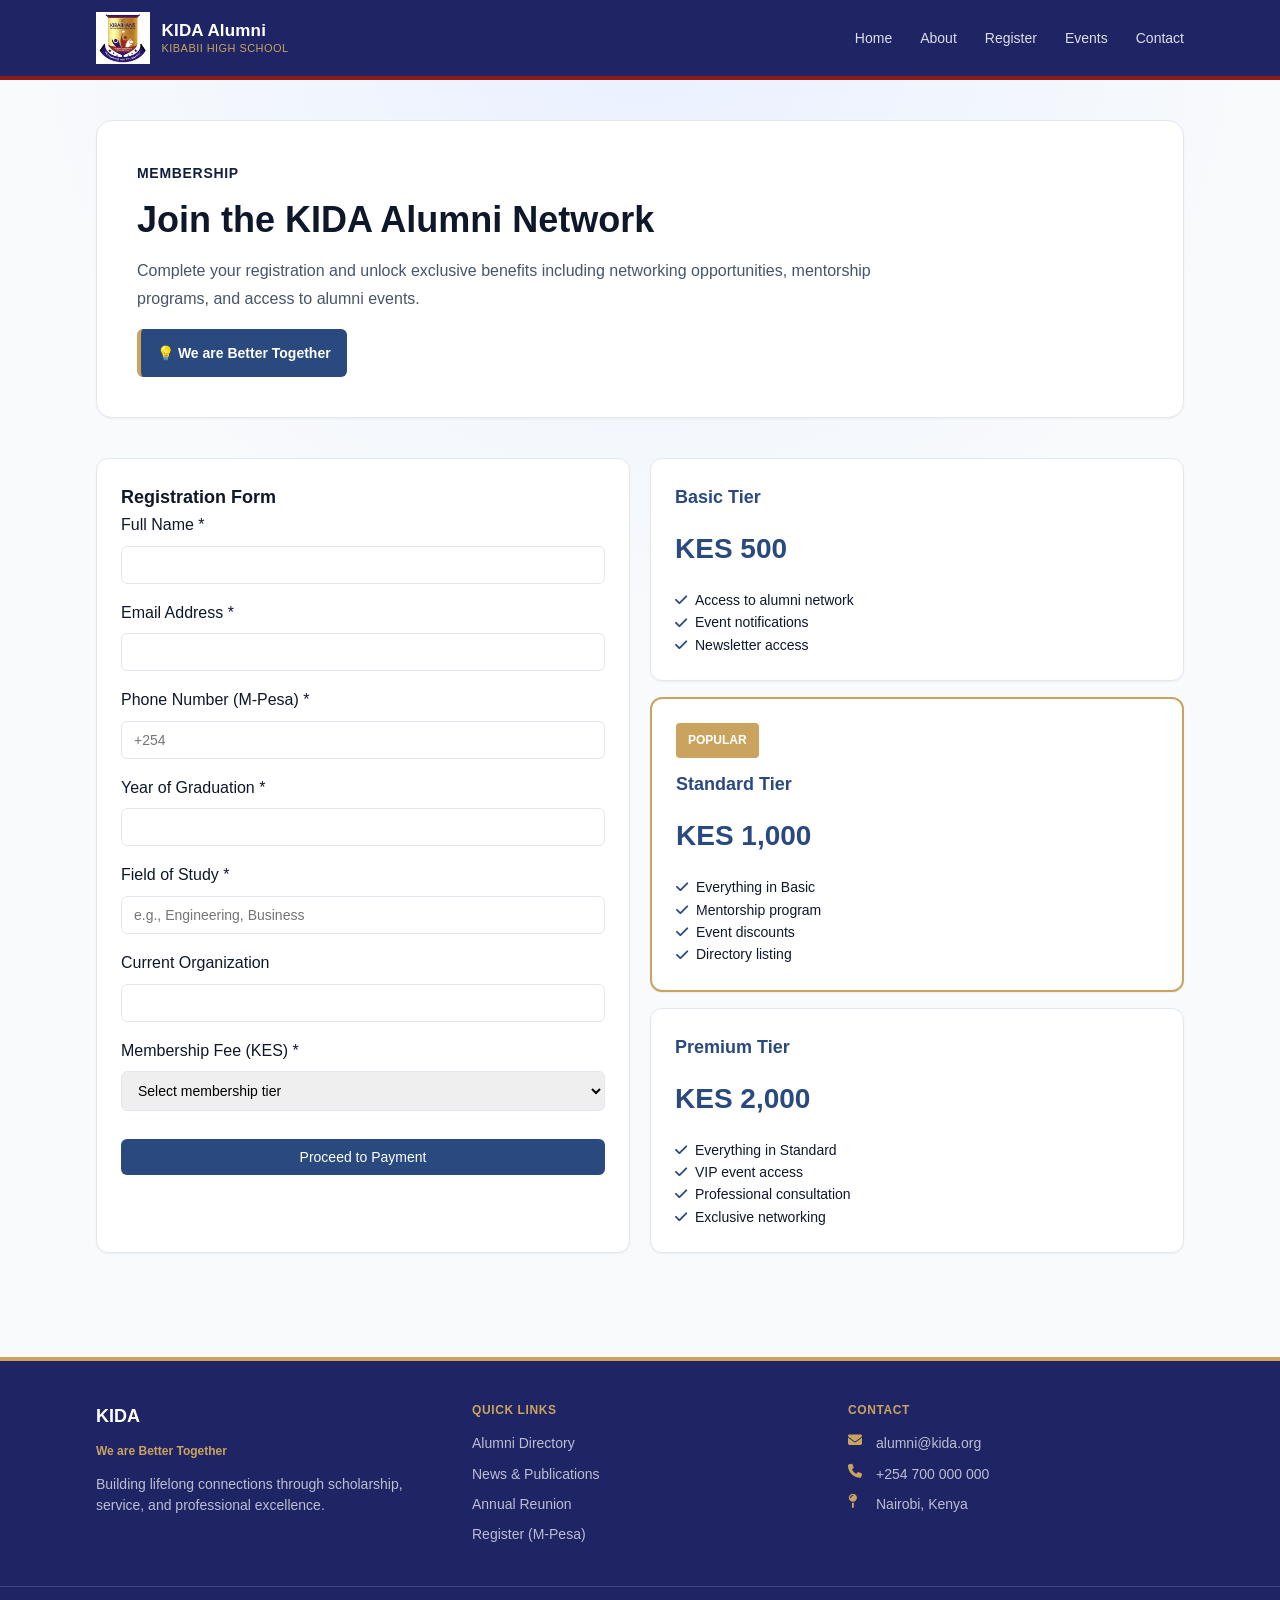
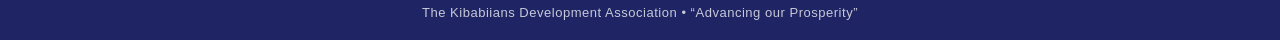
<file: register.html>
<!DOCTYPE html>
<html lang="en">
<head>
    <meta charset="UTF-8">
    <meta name="viewport" content="width=device-width, initial-scale=1.0">
    <title>Register - KIDA Alumni</title>
    <meta name="description" content="Register as a KIDA Alumni member with M-Pesa payment.">
    <link rel="stylesheet" href="assets/styles.css">
    <link rel="stylesheet" href="https://cdnjs.cloudflare.com/ajax/libs/font-awesome/6.4.0/css/all.min.css">
</head>
<body>
    <div class="flex flex-col min-h-screen">
        <!-- HEADER / NAVBAR -->
        <header>
            <nav>
                <a href="index.html" class="logo">
                    <img src="assets/kida-logo.png" alt="KIDA Alumni">
                    <span class="logo-text">
                        <span class="logo-title">KIDA Alumni</span>
                        <span class="logo-subtitle">Kibabii High School</span>
                    </span>
                </a>
                
                <ul>
                    <li><a href="index.html">Home</a></li>
                    <li><a href="about.html">About</a></li>
                    <li><a href="register.html">Register</a></li>
                    <li><a href="events.html">Events</a></li>
                    <li><a href="contact.html">Contact</a></li>
                </ul>

                <button class="nav-mobile-menu" id="mobileMenuBtn" aria-label="Toggle menu">
                    <span style="width: 24px; height: 2px; background: currentColor;"></span>
                    <span style="width: 24px; height: 2px; background: currentColor;"></span>
                    <span style="width: 24px; height: 2px; background: currentColor;"></span>
                </button>
            </nav>

            <div class="mobile-menu" id="mobileMenu">
                <ul>
                    <li><a href="index.html">Home</a></li>
                    <li><a href="about.html">About</a></li>
                    <li><a href="register.html">Register</a></li>
                    <li><a href="events.html">Events</a></li>
                    <li><a href="contact.html">Contact</a></li>
                </ul>
            </div>
        </header>

        <!-- MAIN CONTENT -->
        <main class="flex-1">
            <div class="space-y-10">
                <!-- HEADER SECTION -->
                <section class="card card-lg rounded-2xl">
                    <p class="text-sm font-semibold uppercase tracking-wider text-blue-900">Membership</p>
                    <h1 class="mt-3">Join the KIDA Alumni Network</h1>
                    <p class="mt-4 max-w-3xl text-base leading-7">
                        Complete your registration and unlock exclusive benefits including networking opportunities, 
                        mentorship programs, and access to alumni events.
                    </p>
                    <div style="margin-top: 16px; padding: 12px 16px; background: var(--kida-navy); border-radius: 6px; display: inline-block; border-left: 4px solid var(--kida-gold);">
                        <p style="font-size: 14px; font-weight: 600; color: white; margin: 0;">💡 We are Better Together</p>
                    </div>
                </section>

                <!-- REGISTRATION FORM & PRICING -->
                <div class="grid grid-cols-2">
                    <!-- REGISTRATION FORM -->
                    <section class="card rounded-xl">
                        <h2 class="text-lg font-semibold mb-6">Registration Form</h2>
                        <form id="registrationForm" class="space-y-4">
                            <div>
                                <label for="fullName" style="display: block; margin-bottom: 8px; font-weight: 500; color: var(--slate-900);">Full Name *</label>
                                <input type="text" id="fullName" name="fullName" required style="width: 100%; padding: 10px 12px; border: 1px solid var(--slate-200); border-radius: 6px; font-size: 14px;">
                            </div>

                            <div>
                                <label for="email" style="display: block; margin-bottom: 8px; font-weight: 500; color: var(--slate-900);">Email Address *</label>
                                <input type="email" id="email" name="email" required style="width: 100%; padding: 10px 12px; border: 1px solid var(--slate-200); border-radius: 6px; font-size: 14px;">
                            </div>

                            <div>
                                <label for="phone" style="display: block; margin-bottom: 8px; font-weight: 500; color: var(--slate-900);">Phone Number (M-Pesa) *</label>
                                <input type="tel" id="phone" name="phone" placeholder="+254" required style="width: 100%; padding: 10px 12px; border: 1px solid var(--slate-200); border-radius: 6px; font-size: 14px;">
                            </div>

                            <div>
                                <label for="graduationYear" style="display: block; margin-bottom: 8px; font-weight: 500; color: var(--slate-900);">Year of Graduation *</label>
                                <input type="number" id="graduationYear" name="graduationYear" min="1980" max="2026" required style="width: 100%; padding: 10px 12px; border: 1px solid var(--slate-200); border-radius: 6px; font-size: 14px;">
                            </div>

                            <div>
                                <label for="field" style="display: block; margin-bottom: 8px; font-weight: 500; color: var(--slate-900);">Field of Study *</label>
                                <input type="text" id="field" name="field" placeholder="e.g., Engineering, Business" required style="width: 100%; padding: 10px 12px; border: 1px solid var(--slate-200); border-radius: 6px; font-size: 14px;">
                            </div>

                            <div>
                                <label for="company" style="display: block; margin-bottom: 8px; font-weight: 500; color: var(--slate-900);">Current Organization</label>
                                <input type="text" id="company" name="company" style="width: 100%; padding: 10px 12px; border: 1px solid var(--slate-200); border-radius: 6px; font-size: 14px;">
                            </div>

                            <div>
                                <label for="amount" style="display: block; margin-bottom: 8px; font-weight: 500; color: var(--slate-900);">Membership Fee (KES) *</label>
                                <select id="amount" name="amount" required style="width: 100%; padding: 10px 12px; border: 1px solid var(--slate-200); border-radius: 6px; font-size: 14px;">
                                    <option value="">Select membership tier</option>
                                    <option value="500">Basic - KES 500</option>
                                    <option value="1000">Standard - KES 1,000</option>
                                    <option value="2000">Premium - KES 2,000</option>
                                </select>
                            </div>

                            <div style="padding-top: 12px;">
                                <button type="submit" class="btn btn-primary w-full" style="width: 100%; justify-content: center;">
                                    Proceed to Payment
                                </button>
                            </div>
                        </form>
                    </section>

                    <!-- MEMBERSHIP TIERS -->
                    <section class="space-y-4">
                        <div class="card rounded-xl">
                            <h3 class="text-lg font-semibold mb-2" style="color: var(--kida-navy);">Basic Tier</h3>
                            <p style="font-size: 28px; font-weight: 700; color: var(--kida-navy); margin: 12px 0;">KES 500</p>
                            <ul class="space-y-2 text-sm" style="margin-top: 16px;">
                                <li class="flex items-center gap-2">
                                    <i class="fas fa-check" style="color: var(--kida-navy);"></i>
                                    Access to alumni network
                                </li>
                                <li class="flex items-center gap-2">
                                    <i class="fas fa-check" style="color: var(--kida-navy);"></i>
                                    Event notifications
                                </li>
                                <li class="flex items-center gap-2">
                                    <i class="fas fa-check" style="color: var(--kida-navy);"></i>
                                    Newsletter access
                                </li>
                            </ul>
                        </div>

                        <div class="card rounded-xl" style="border: 2px solid var(--kida-gold);">
                            <div style="background: var(--kida-gold); color: var(--white); padding: 8px 12px; border-radius: 4px; display: inline-block; font-size: 12px; font-weight: 600; margin-bottom: 12px;">POPULAR</div>
                            <h3 class="text-lg font-semibold mb-2" style="color: var(--kida-navy);">Standard Tier</h3>
                            <p style="font-size: 28px; font-weight: 700; color: var(--kida-navy); margin: 12px 0;">KES 1,000</p>
                            <ul class="space-y-2 text-sm" style="margin-top: 16px;">
                                <li class="flex items-center gap-2">
                                    <i class="fas fa-check" style="color: var(--kida-navy);"></i>
                                    Everything in Basic
                                </li>
                                <li class="flex items-center gap-2">
                                    <i class="fas fa-check" style="color: var(--kida-navy);"></i>
                                    Mentorship program
                                </li>
                                <li class="flex items-center gap-2">
                                    <i class="fas fa-check" style="color: var(--kida-navy);"></i>
                                    Event discounts
                                </li>
                                <li class="flex items-center gap-2">
                                    <i class="fas fa-check" style="color: var(--kida-navy);"></i>
                                    Directory listing
                                </li>
                            </ul>
                        </div>

                        <div class="card rounded-xl">
                            <h3 class="text-lg font-semibold mb-2" style="color: var(--kida-navy);">Premium Tier</h3>
                            <p style="font-size: 28px; font-weight: 700; color: var(--kida-navy); margin: 12px 0;">KES 2,000</p>
                            <ul class="space-y-2 text-sm" style="margin-top: 16px;">
                                <li class="flex items-center gap-2">
                                    <i class="fas fa-check" style="color: var(--kida-navy);"></i>
                                    Everything in Standard
                                </li>
                                <li class="flex items-center gap-2">
                                    <i class="fas fa-check" style="color: var(--kida-navy);"></i>
                                    VIP event access
                                </li>
                                <li class="flex items-center gap-2">
                                    <i class="fas fa-check" style="color: var(--kida-navy);"></i>
                                    Professional consultation
                                </li>
                                <li class="flex items-center gap-2">
                                    <i class="fas fa-check" style="color: var(--kida-navy);"></i>
                                    Exclusive networking
                                </li>
                            </ul>
                        </div>
                    </section>
                </div>
            </div>
        </main>

        <!-- FOOTER -->
        <footer>
            <div class="footer-content">
                <div>
                    <p style="font-size: 18px; font-weight: 700; color: var(--kida-navy); margin-bottom: 8px;">KIDA</p>
                    <p style="font-size: 12px; font-weight: 600; color: var(--kida-gold); margin-bottom: 12px;">We are Better Together</p>
                    <p class="max-w-sm text-sm leading-6">
                        Building lifelong connections through scholarship, service, and professional excellence.
                    </p>
                </div>

                <div>
                    <h4>Quick Links</h4>
                    <ul>
                        <li><a href="about.html">Alumni Directory</a></li>
                        <li><a href="events.html">News & Publications</a></li>
                        <li><a href="contact.html">Annual Reunion</a></li>
                        <li><a href="register.html">Register (M-Pesa)</a></li>
                    </ul>
                </div>

                <div>
                    <h4>Contact</h4>
                    <ul>
                        <li class="flex items-center gap-2">
                            <i class="fas fa-envelope icon" style="font-size: 14px;"></i>
                            alumni@kida.org
                        </li>
                        <li class="flex items-center gap-2">
                            <i class="fas fa-phone icon" style="font-size: 14px;"></i>
                            +254 700 000 000
                        </li>
                        <li class="flex items-center gap-2">
                            <i class="fas fa-map-pin icon" style="font-size: 14px;"></i>
                            Nairobi, Kenya
                        </li>
                    </ul>
                </div>
            </div>
            <div class="footer-bottom">
                The Kibabiians Development Association &bull; &ldquo;Advancing our Prosperity&rdquo;
            </div>
        </footer>
    </div>

    <script src="assets/script.js"></script>
    <script>
        document.getElementById('registrationForm').addEventListener('submit', function(e) {
            e.preventDefault();
            const fullName = document.getElementById('fullName').value;
            const phone = document.getElementById('phone').value;
            const amount = document.getElementById('amount').value;
            
            if (!fullName || !phone || !amount) {
                alert('Please fill in all required fields.');
                return;
            }
            
            // Store registration data (for demonstration)
            const registrationData = {
                fullName,
                email: document.getElementById('email').value,
                phone,
                graduationYear: document.getElementById('graduationYear').value,
                field: document.getElementById('field').value,
                company: document.getElementById('company').value,
                amount
            };
            
            localStorage.setItem('kidaRegistration', JSON.stringify(registrationData));
            
            // Simulate M-Pesa payment initiation
            alert(`Registration started!\n\nPhone: ${phone}\nAmount: KES ${amount}\n\nIn production, this would initiate M-Pesa payment.`);
        });
    </script>
</body>
</html>
</file>
<file: assets/styles.css>
/* ============================================
   KIDA ALUMNI WEBSITE - GLOBAL STYLES
   ============================================ */

/* CSS VARIABLES */
:root {
  --kida-navy: #2a4a7f;
  --kida-deep: #1e2464;
  --kida-gold: #caa45f;
  --kida-maroon: #8b1a1a;
  --kida-ink: #0f172a;
  --slate-900: #0f172a;
  --slate-700: #334155;
  --slate-600: #475569;
  --slate-200: #e2e8f0;
  --white: #ffffff;
  --blue-900: #111e3f;
}

/* RESET */
* {
  margin: 0;
  padding: 0;
  box-sizing: border-box;
}

html {
  scroll-behavior: smooth;
}

/* BODY */
body {
  background: radial-gradient(circle at top, #e9f0ff 0%, #f8fafc 35%, #f8fafc 100%);
  color: var(--slate-900);
  font-family: "Inter", "Segoe UI", -apple-system, BlinkMacSystemFont, sans-serif;
  line-height: 1.6;
  font-size: 16px;
}

/* LAYOUT */
.flex {
  display: flex;
}

.flex-col {
  flex-direction: column;
}

.items-center {
  align-items: center;
}

.justify-between {
  justify-content: space-between;
}

.gap-2 {
  gap: 8px;
}

.gap-3 {
  gap: 12px;
}

.gap-4 {
  gap: 16px;
}

.gap-5 {
  gap: 20px;
}

.gap-7 {
  gap: 28px;
}

.gap-10 {
  gap: 40px;
}

.min-h-screen {
  min-height: 100vh;
}

.flex-1 {
  flex: 1;
}

.w-full {
  width: 100%;
}

.max-w-6xl {
  max-width: 1152px;
}

.mx-auto {
  margin-left: auto;
  margin-right: auto;
}

/* SPACING */
.space-y-4 > * + * {
  margin-top: 16px;
}

.space-y-10 > * + * {
  margin-top: 40px;
}

.space-y-14 > * + * {
  margin-top: 56px;
}

.mt-3 {
  margin-top: 12px;
}

.mt-4 {
  margin-top: 16px;
}

.mt-6 {
  margin-top: 24px;
}

.mt-16 {
  margin-top: 64px;
}

/* PADDING */
.px-4 {
  padding-left: 16px;
  padding-right: 16px;
}

.px-5 {
  padding-left: 20px;
  padding-right: 20px;
}

.py-2\.5 {
  padding-top: 10px;
  padding-bottom: 10px;
}

.py-4 {
  padding-top: 16px;
  padding-bottom: 16px;
}

.py-6 {
  padding-top: 24px;
  padding-bottom: 24px;
}

.py-10 {
  padding-top: 40px;
  padding-bottom: 40px;
}

.p-6 {
  padding: 24px;
}

.p-8 {
  padding: 32px;
}

/* TYPOGRAPHY */
h1 {
  font-size: 32px;
  font-weight: 700;
  line-height: 1.2;
  color: var(--slate-900);
}

@media (min-width: 640px) {
  h1 {
    font-size: 36px;
  }
}

h2 {
  font-size: 20px;
  font-weight: 600;
  color: var(--slate-900);
}

h3 {
  font-size: 18px;
  font-weight: 600;
}

h4 {
  font-size: 14px;
  font-weight: 600;
  text-transform: uppercase;
  letter-spacing: 0.05em;
  color: var(--blue-900);
}

p {
  color: var(--slate-600);
  line-height: 1.75;
}

.text-sm {
  font-size: 14px;
}

.text-base {
  font-size: 16px;
}

.text-lg {
  font-size: 18px;
}

.font-semibold {
  font-weight: 600;
}

.font-bold {
  font-weight: 700;
}

.uppercase {
  text-transform: uppercase;
}

.tracking-wider {
  letter-spacing: 0.05em;
}

/* LINKS */
a {
  color: inherit;
  text-decoration: none;
  transition: all 0.3s ease;
}

a:hover {
  color: var(--kida-navy);
}

/* BUTTONS */
.btn {
  display: inline-flex;
  align-items: center;
  gap: 8px;
  padding: 10px 20px;
  border-radius: 6px;
  font-size: 14px;
  font-weight: 500;
  border: none;
  cursor: pointer;
  transition: all 0.3s ease;
  text-decoration: none;
}

.btn-primary {
  background-color: var(--kida-navy);
  color: var(--white);
}

.btn-primary:hover {
  filter: brightness(1.1);
  color: var(--white);
}

.btn-secondary {
  background-color: transparent;
  color: var(--slate-700);
  border: 1px solid var(--slate-200);
}

.btn-secondary:hover {
  border-color: var(--kida-navy);
  color: var(--kida-navy);
}

/* CARDS */
.card {
  border: 1px solid var(--slate-200);
  border-radius: 12px;
  background-color: var(--white);
  padding: 24px;
  box-shadow: 0 1px 2px rgba(0, 0, 0, 0.05);
}

.card-lg {
  padding: 32px;
  border-radius: 16px;
}

@media (min-width: 640px) {
  .card-lg {
    padding: 40px;
  }
}

/* GRID */
.grid {
  display: grid;
  gap: 20px;
}

.grid-cols-3 {
  grid-template-columns: repeat(3, 1fr);
}

@media (max-width: 768px) {
  .grid-cols-3 {
    grid-template-columns: 1fr;
  }
}

@media (min-width: 768px) and (max-width: 1024px) {
  .grid-cols-3 {
    grid-template-columns: repeat(2, 1fr);
  }
}

.grid-cols-2 {
  grid-template-columns: repeat(2, 1fr);
}

@media (max-width: 768px) {
  .grid-cols-2 {
    grid-template-columns: 1fr;
  }
}

/* HEADER / NAVBAR */
header {
  position: sticky;
  top: 0;
  z-index: 50;
  background-color: var(--kida-deep);
}

header::after {
  content: '';
  display: block;
  height: 4px;
  background: var(--kida-maroon);
}

nav {
  display: flex;
  align-items: center;
  justify-content: space-between;
  max-width: 1152px;
  margin: 0 auto;
  padding: 12px 32px;
  width: 100%;
}

nav .logo {
  display: flex;
  align-items: center;
  gap: 12px;
  text-decoration: none;
}

nav .logo img {
  height: 52px;
  width: auto;
  display: block;
}

nav .logo-text {
  display: flex;
  flex-direction: column;
  line-height: 1.2;
}

nav .logo-title {
  font-size: 17px;
  font-weight: 700;
  color: var(--white);
  letter-spacing: 0.01em;
}

nav .logo-subtitle {
  font-size: 11px;
  font-weight: 500;
  color: var(--kida-gold);
  letter-spacing: 0.04em;
  text-transform: uppercase;
}

nav ul {
  display: none;
  list-style: none;
  align-items: center;
  gap: 28px;
  font-size: 14px;
  font-weight: 500;
}

@media (min-width: 768px) {
  nav ul {
    display: flex;
  }
}

nav ul li a {
  color: rgba(255, 255, 255, 0.85);
  transition: color 0.2s ease;
}

nav ul li a:hover {
  color: var(--kida-gold);
}

.nav-mobile-menu {
  display: flex;
  flex-direction: column;
  border: 1px solid rgba(255, 255, 255, 0.3);
  padding: 8px;
  border-radius: 6px;
  background: transparent;
  cursor: pointer;
  gap: 4px;
  width: 36px;
  height: 36px;
  justify-content: center;
  align-items: center;
  color: var(--white);
}

@media (min-width: 768px) {
  .nav-mobile-menu {
    display: none;
  }
}

.mobile-menu {
  display: none;
  border-top: 1px solid rgba(255, 255, 255, 0.15);
  background-color: #1e3a6e;
  padding: 12px 32px;
}

.mobile-menu.active {
  display: block;
}

.mobile-menu ul {
  list-style: none;
  display: flex;
  flex-direction: column;
  gap: 4px;
}

.mobile-menu li a {
  display: block;
  padding: 10px 12px;
  border-radius: 6px;
  color: rgba(255, 255, 255, 0.85);
  transition: all 0.2s ease;
}

.mobile-menu li a:hover {
  background-color: rgba(202, 164, 95, 0.15);
  color: var(--kida-gold);
}

/* MAIN CONTENT */
main {
  max-width: 1152px;
  margin: 0 auto;
  padding: 40px 16px;
  width: 100%;
}

@media (min-width: 640px) {
  main {
    padding: 40px 24px;
  }
}

@media (min-width: 1024px) {
  main {
    padding: 40px 32px;
  }
}

/* FOOTER */
footer {
  margin-top: 64px;
  background-color: var(--kida-deep);
  /* Override CSS variables so inline styles using them flip to light colors */
  --kida-navy: #ffffff;
  --kida-gold: #caa45f;
  --slate-900: #ffffff;
  --slate-700: rgba(255,255,255,0.85);
  --slate-600: rgba(255,255,255,0.7);
  --blue-900: #caa45f;
}

footer::before {
  content: '';
  display: block;
  height: 4px;
  background: var(--kida-gold);
}

footer .footer-content {
  display: grid;
  grid-template-columns: repeat(3, 1fr);
  gap: 40px;
  max-width: 1152px;
  margin: 0 auto;
  padding: 40px 16px;
  width: 100%;
}

@media (max-width: 768px) {
  footer .footer-content {
    grid-template-columns: 1fr;
  }
}

@media (min-width: 640px) {
  footer .footer-content {
    padding: 40px 24px;
  }
}

@media (min-width: 1024px) {
  footer .footer-content {
    padding: 40px 32px;
  }
}

footer ul {
  list-style: none;
  margin-top: 12px;
  display: flex;
  flex-direction: column;
  gap: 8px;
}

footer li {
  font-size: 14px;
  color: rgba(255,255,255,0.7);
}

footer li a {
  color: rgba(255,255,255,0.7);
}

footer li a:hover {
  color: var(--kida-gold);
}

footer h4 {
  font-size: 12px;
  font-weight: 600;
  text-transform: uppercase;
  letter-spacing: 0.05em;
  color: var(--kida-gold);
}

footer .icon {
  color: var(--kida-gold);
}

.footer-bottom {
  border-top: 1px solid rgba(255,255,255,0.15);
  padding: 16px 32px;
  text-align: center;
  font-size: 13px;
  color: rgba(255,255,255,0.75);
  letter-spacing: 0.04em;
}

/* ICON STYLES */
.icon {
  width: 20px;
  height: 20px;
  color: var(--kida-navy);
  display: inline-block;
}

.icon-lg {
  width: 24px;
  height: 24px;
}

/* UTILITY CLASSES */
.max-w-2xl {
  max-width: 672px;
}

.max-w-3xl {
  max-width: 768px;
}

.max-w-sm {
  max-width: 384px;
}

.flex-wrap {
  flex-wrap: wrap;
}

.rounded-md {
  border-radius: 6px;
}

.rounded-lg {
  border-radius: 8px;
}

.rounded-xl {
  border-radius: 12px;
}

.rounded-2xl {
  border-radius: 16px;
}

.border {
  border: 1px solid;
}

.border-slate-200 {
  border-color: var(--slate-200);
}

.bg-white {
  background-color: var(--white);
}

.shadow-sm {
  box-shadow: 0 1px 2px rgba(0, 0, 0, 0.05);
}

.text-blue-900 {
  color: var(--blue-900);
}

.text-slate-900 {
  color: var(--slate-900);
}

.text-slate-600 {
  color: var(--slate-600);
}

.text-slate-700 {
  color: var(--slate-700);
}

.leading-tight {
  line-height: 1.25;
}

.leading-7 {
  line-height: 1.75;
}

.leading-6 {
  line-height: 1.5;
}

.inline-flex {
  display: inline-flex;
}

.justify-center {
  justify-content: center;
}

.gap-1 {
  gap: 4px;
}

.gap-2 {
  gap: 8px;
}

.gap-6 {
  gap: 24px;
}

@media (max-width: 640px) {
  .sm-hide {
    display: none;
  }

  nav {
    padding: 16px;
  }

  main {
    padding: 40px 16px;
  }

  h1 {
    font-size: 28px;
  }

  .grid {
    gap: 16px;
  }
}

/* SCROLLBAR STYLING */
::-webkit-scrollbar {
  width: 10px;
}

::-webkit-scrollbar-track {
  background: #f1f5f9;
}

::-webkit-scrollbar-thumb {
  background: var(--kida-navy);
  border-radius: 5px;
}

::-webkit-scrollbar-thumb:hover {
  background: var(--kida-gold);
}
</file>
